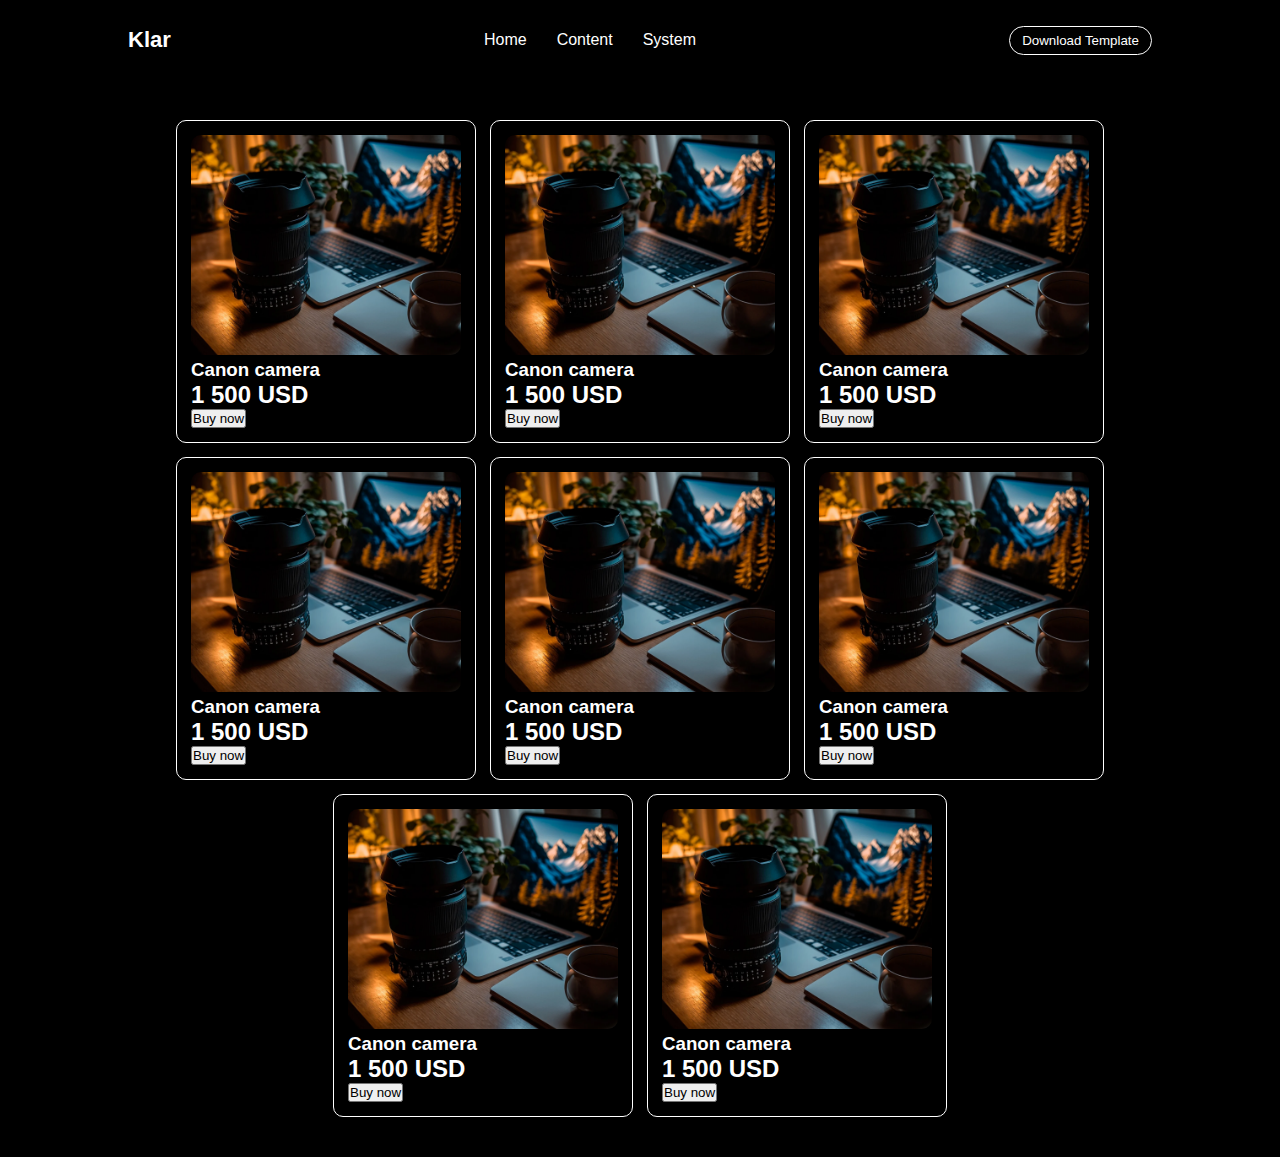
<file: index.html>
<!DOCTYPE html>
<html lang="en">
<head>
    <meta charset="UTF-8">
    <meta name="viewport" content="width=device-width, initial-scale=1.0">
    <title>cards</title>
    <link rel="stylesheet" href="./css/style.css">
</head>
<body>
    <div class="header">
        <div class="header__logo">Klar</div>
        <ul class="header__collection">
            <li class="header__item">Home</li>
            <li class="header__item">Content</li>
            <li class="header__item">System</li>
        </ul>
        <button class="header__btn">Download Template</button>
    </div>

    <div class="main">
        <div class="wrapper">
            <div class="card">
                <img  class="card__image" src="./img/lens-7859121_1280.webp" alt="photo-camera">
                <h3 class="card__title">Canon camera</h3>
                <h2 class="card__price">1 500 USD</h2>
                <button class="card__btn">Buy now</button>
            </div>
            <div class="card">
                <img  class="card__image" src="./img/lens-7859121_1280.webp" alt="photo-camera">
                <h3 class="card__title">Canon camera</h3>
                <h2 class="card__price">1 500 USD</h2>
                <button class="card__btn">Buy now</button>
            </div>
            <div class="card">
                <img  class="card__image" src="./img/lens-7859121_1280.webp" alt="photo-camera">
                <h3 class="card__title">Canon camera</h3>
                <h2 class="card__price">1 500 USD</h2>
                <button class="card__btn">Buy now</button>
            </div>
            <div class="card">
                <img  class="card__image" src="./img/lens-7859121_1280.webp" alt="photo-camera">
                <h3 class="card__title">Canon camera</h3>
                <h2 class="card__price">1 500 USD</h2>
                <button class="card__btn">Buy now</button>
            </div>
            <div class="card">
                <img  class="card__image" src="./img/lens-7859121_1280.webp" alt="photo-camera">
                <h3 class="card__title">Canon camera</h3>
                <h2 class="card__price">1 500 USD</h2>
                <button class="card__btn">Buy now</button>
            </div>
            <div class="card">
                <img  class="card__image" src="./img/lens-7859121_1280.webp" alt="photo-camera">
                <h3 class="card__title">Canon camera</h3>
                <h2 class="card__price">1 500 USD</h2>
                <button class="card__btn">Buy now</button>
            </div>
            <div class="card">
                <img  class="card__image" src="./img/lens-7859121_1280.webp" alt="photo-camera">
                <h3 class="card__title">Canon camera</h3>
                <h2 class="card__price">1 500 USD</h2>
                <button class="card__btn">Buy now</button>
            </div>
            <div class="card">
                <img  class="card__image" src="./img/lens-7859121_1280.webp" alt="photo-camera">
                <h3 class="card__title">Canon camera</h3>
                <h2 class="card__price">1 500 USD</h2>
                <button class="card__btn">Buy now</button>
            </div>

            </div>
        </div>

    
</body>
</html>
</file>
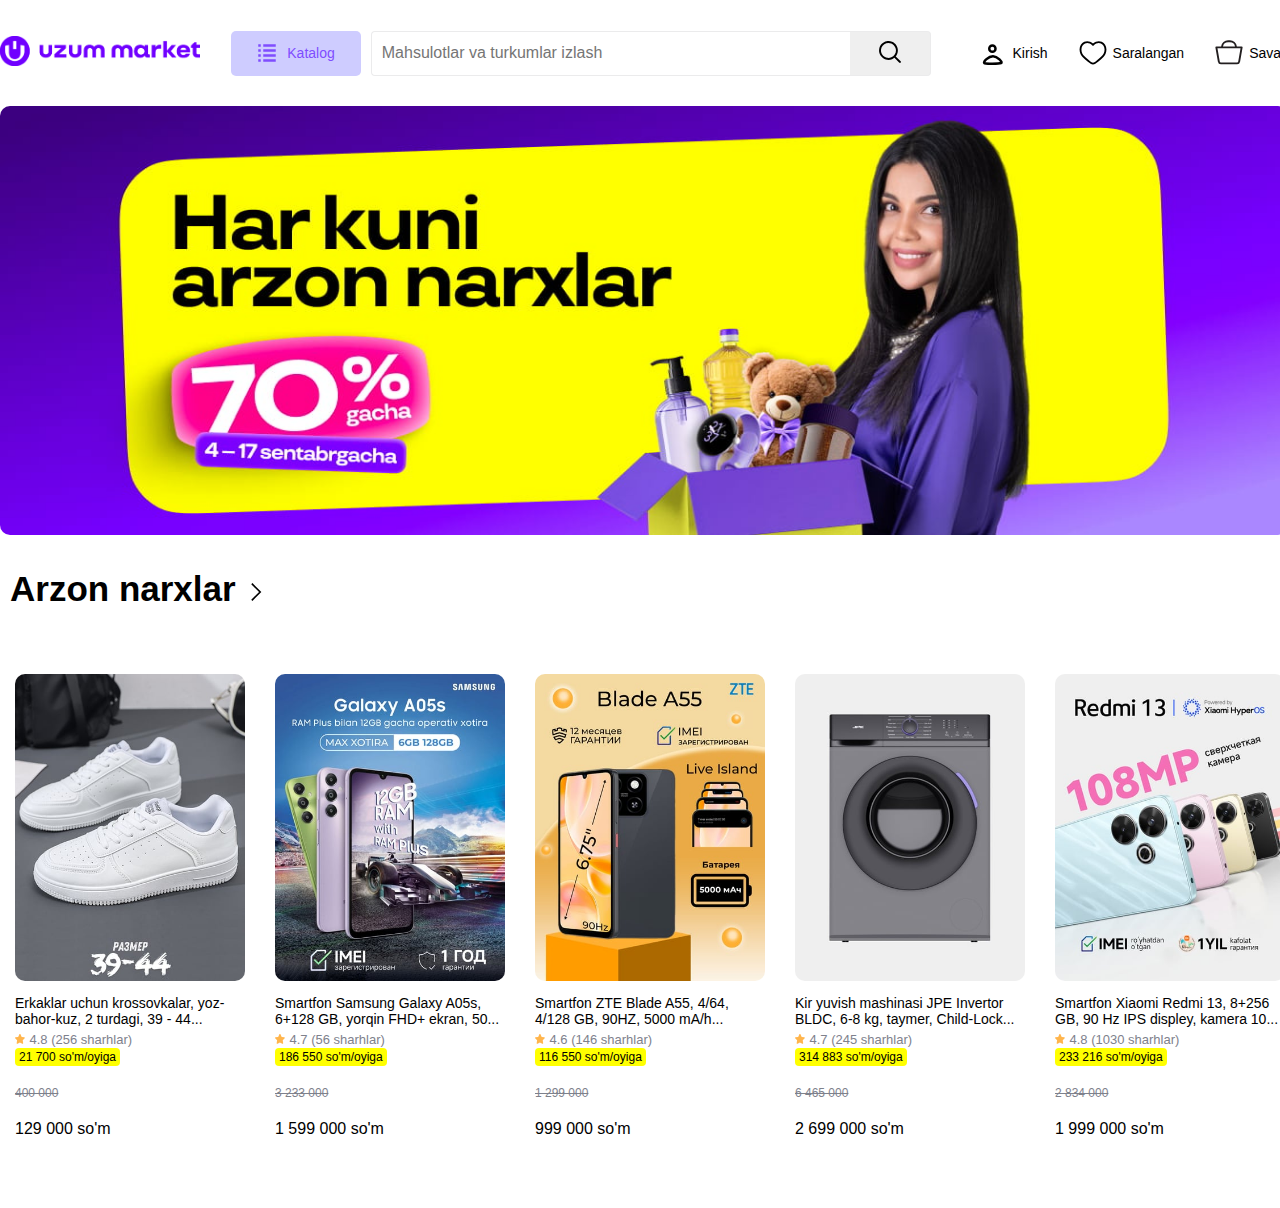
<file: uzum.html>
<!DOCTYPE html>
<html lang="en">
<head>
    <meta charset="UTF-8">
    <meta name="viewport" content="width=device-width, initial-scale=1.0">
    <title>Uzum Market</title>
    <link rel="stylesheet" href="./css/uzum.css">
</head>
<body>
    <!-- Header start -->
    <div class="header container">
        <nav class="header__nav">
            <div class="header__logo">
                <img class="logo" width="200px" src="./img/uzum-market-logo-vector.svg-.png" alt="logo">
            </div>
            <form class="header__form">
                <div class="catalog">
                    <img class="catalog__img" width="20px" src="./img/list-svgrepo-com.svg" alt="catalog">
                    <span>Katalog</span>
                </div>
                <input class="catalog__search" type="search" name="search" placeholder="Mahsulotlar va turkumlar izlash">
                <button type="submit" class="catalog__btn">
                    <img class="button__img" width="30px" src="./img/search-svgrepo-com (1).svg" alt="logo">
                </button>
            </form>
            <ul class="header__collections">
                    <li class="header__list">
                        <a href="#">
                            <img class="header__img" width="30px" src="./img/profile-outlined-svgrepo-com.svg" alt="logo">
                            Kirish
                        </a>
                    </li>
                    <li class="header__list">
                        <a href="#">
                            <img class="header__img" width="30px" src="./img/heart-svgrepo-com.svg" alt="logo">
                            Saralangan
                        </a>
                    </li>
                    <li class="header__list">
                        <a href="#">
                            <img class="header__img" width="30px" src="./img/basket-ecommerce-shop-svgrepo-com.svg" alt="logo">
                            Savat
                        </a>
                    </li>
            </ul>
        </nav>
    </div>
    <!-- Header end -->
    <!-- Main start -->
    <div class="main container">
        <img class="main__img" src="./img/main.jpg" alt="main-photo">
        <div class="main-title__icon">
            <h2 class="main__title">Arzon narxlar</h2>
                <img class="main__icon" src="./img/next-svgrepo-com.svg" alt="icon">    
        </div>
        <div class="main__card">
            <div class="card">
                <img class="card__img" src="./img/cpjvfje0t1llbtq6dtog.jpg" alt="shoes">
                <p class="card__text">Erkaklar uchun krossovkalar, yoz-bahor-kuz, 2 turdagi, 39 - 44...</p>
                <img width="10px" src="./img/star-svgrepo-com.svg" alt="icon">
                <span class="card__grade">4.8 (256 sharhlar)</span>
                <div class="price__month">21 700 so'm/oyiga</div>
                <p class="price__discount">400 000</p>
                <p class="price">129 000 so'm</p>
            </div>
            <div class="card">
                <img class="card__img" src="./img/crc4tj7s09cvvbjqe5l0.jpg" alt="phone">
                <p class="card__text">Smartfon Samsung Galaxy A05s, 6+128 GB, yorqin FHD+ ekran, 50...</p>
                <img width="10px" src="./img/star-svgrepo-com.svg" alt="icon">
                <span class="card__grade">4.7 (56 sharhlar)</span>
                <div class="price__month">186 550 so'm/oyiga</div>
                <p class="price__discount">3 233 000</p>
                <p class="price">1 599 000 so'm</p>
            </div>
            <div class="card">
                <img class="card__img" src="./img/phone-zte.jpg" alt="phone">
                <p class="card__text">Smartfon ZTE Blade A55, 4/64, 4/128 GB, 90HZ, 5000 mA/h...</p>
                <img width="10px" src="./img/star-svgrepo-com.svg" alt="icon">
                <span class="card__grade">4.6 (146 sharhlar)</span>
                <div class="price__month">116 550 so'm/oyiga</div>
                <p class="price__discount">1 299 000</p>
                <p class="price">999 000 so'm</p>
            </div>
            <div class="card">
                <img class="card__img" src="./img/washing_machine.jpg" alt="washing_machine">
                <p class="card__text">Kir yuvish mashinasi JPE Invertor BLDC, 6-8 kg, taymer, Child-Lock...</p>
                <img width="10px" src="./img/star-svgrepo-com.svg" alt="icon">
                <span class="card__grade">4.7 (245 sharhlar)</span>
                <div class="price__month">314 883 so'm/oyiga</div>
                <p class="price__discount">6 465 000</p>
                <p class="price">2 699 000 so'm</p>
            </div>
            <div class="card">
                <img class="card__img" src="./img/phone_redmi.jpg" alt="phone_redmi">
                <p class="card__text">Smartfon Xiaomi Redmi 13, 8+256 GB, 90 Hz IPS displey, kamera 10...</p>
                <img width="10px" src="./img/star-svgrepo-com.svg" alt="icon">
                <span class="card__grade">4.8 (1030 sharhlar)</span>
                <div class="price__month">233 216 so'm/oyiga</div>
                <p class="price__discount">2 834 000</p>
                <p class="price">1 999 000 so'm</p>
            </div>
        </div>
    </div>
    <!-- Main end -->
</body>
</html>
</file>
<file: css/style.css>
*{
    margin: 0;
    padding: 0;
    box-sizing: border-box;
    font-family: sans-serif;
}
.header{
    width: 100%;
    height: 80px;
    background: black;
    color: white;
    display: flex;
    flex-direction: row;
    align-items: center;
    justify-content: space-between;
    padding: 0 10%;
}
.header__logo{
    font-size: 22px;
    font-weight: 700;
}
.header__collection{
    display: flex;
    gap: 30px;
    list-style: none;
}
.header__btn{ 
    padding: 6px 12px;
    background: transparent;
    color: white;
    border: 1px solid white;
    border-radius: 40px;
}
.main{
    background: black;
}
.wrapper{
    padding: 40px 9%;
    display: flex;
    gap: 14px;
    flex-wrap: wrap;
    justify-content: center;
}
.card{
    width: 300px;
    border: 1px solid white;
    padding: 14px;
    border-radius: 10px;
    color: white;
}
.card__image{
    width: 100%;
    height: 220px;
    object-fit: cover;
    border-radius: 10px;
}
</file>
<file: css/uzum.css>
* {
  margin: 0;
  padding: 0;
  box-sizing: border-box;
  font-family: sans-serif;
}
.container {
  width: 1300px;
  margin: 0 auto;
}
/* Header start */
.header__nav {
  margin: 30px 0;
  display: flex;
  align-items: center;
  justify-content: space-between;
}
.header__form {
  display: flex;
  width: 700px;
}
.catalog {
  display: flex;
  padding: 5px 26px;
  margin-right: 10px;
  font-size: 14px;
  background-color: #ceccff;
  align-items: center;
  gap: 10px;
  color: #7f4dff;
  border-radius: 5px;
}
.catalog__search {
  width: 100%;
  text-indent: 10px;
  border-radius: 4px 0 0 4px;
  border: 1px solid #ebebec;
  border-right: none;
  outline: none;
  font-size: 16px;
}
.catalog__btn {
  border-radius: 0px 4px 4px 0;
  padding: 5px 25px;
  border: 1px solid #ebebec;
  border-left: none;
  cursor: pointer;
}

.header__collections {
  display: flex;
  list-style: none;
}
.header__list {
  padding: 8px 15px;
  border-radius: 5px;
}
.header__list a {
  text-decoration: none;
  display: flex;
  font-size: 14px;
  align-items: center;
  gap: 5px;
  color: black;
}
.header__list:hover {
  background-color: #dee0e5;
}
.main__img {
  width: 1288px;
  border-radius: 10px;
}
/* Header end */

/* Main start */

.main-title__icon{
  margin-top: 20px;
  display: flex;
  align-items: center;
  gap: 10px;
  padding: 10px;
}
.main__title{
  font-size: 35px;
}
.main__icon{
  width: 20px;
  padding-top: 6px;
}
.main__card{
  display: flex;
  flex-wrap: wrap;
  gap: 20px;
  justify-content: center;
}
.card{
  padding: 5px;
  width: 240px;
  margin: 50px 0;
  border-radius: 10px;
  overflow: hidden;
}
.card:hover{
  box-shadow: 0 10px 25px -16px rgb(2 26 212 / 25%);
}
.card__img{
  width: 100%;
  border-radius: 10px;
}

.card__text{
  font-size: 14px;
  margin: 10px 0 3px 0;
}
.card__grade{
  font-size: 13px;
  color: #7E818C;
}
.price__month{
  font-size: 12px;
  padding: 2px 4px;
  background-color: yellow;
  border-radius: 4px;
  width: max-content;
  margin-bottom: 20px;
}
.price__discount{
  text-decoration: line-through;
  font-size: 12px;
  color: #7E818C;
}
.price{
  margin: 20px 0 15px;
}
/* Main end */
</file>
